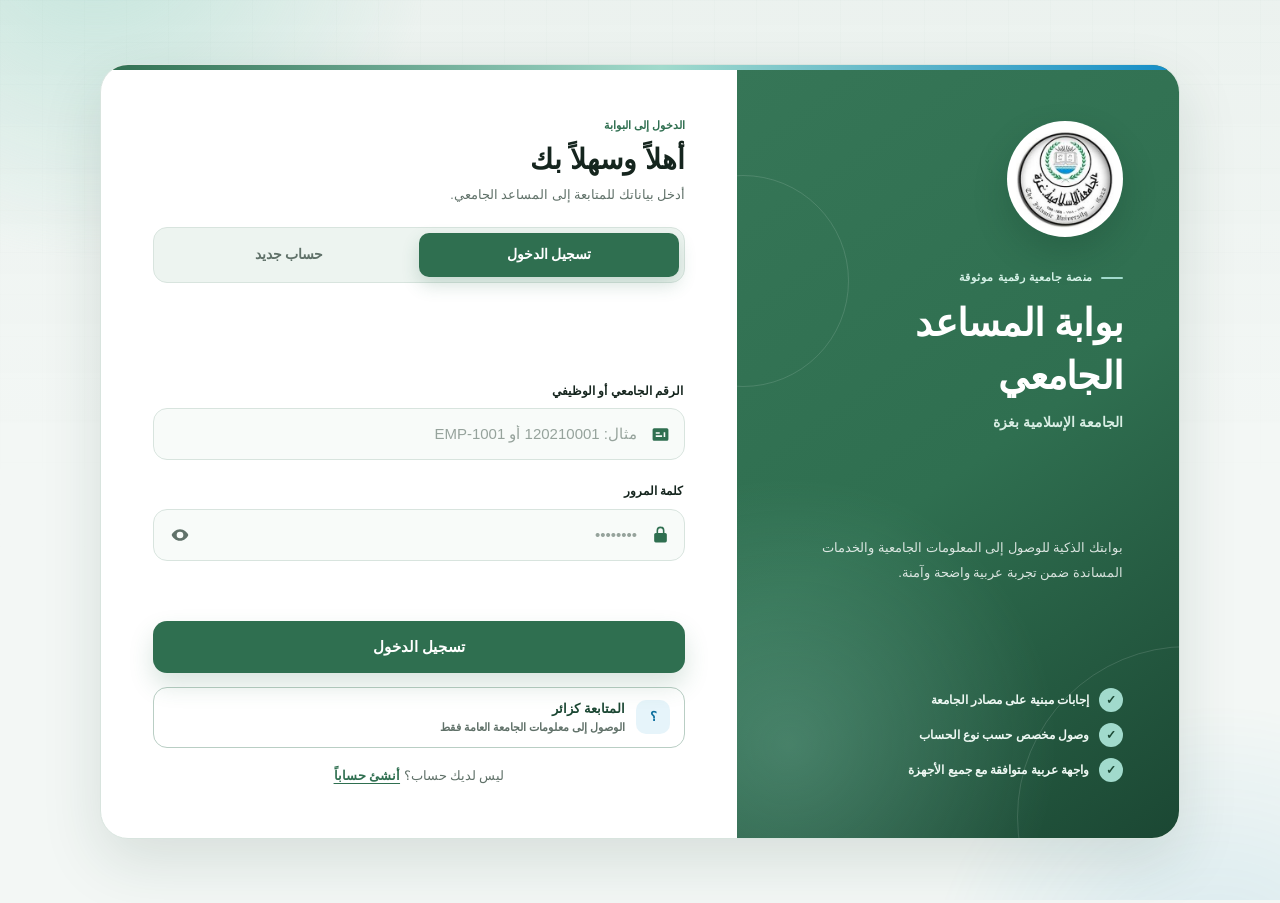
<file: frontend/index.html>
<!doctype html>
<html lang="ar" dir="rtl">
<head>
  <meta charset="utf-8" />
  <meta name="viewport" content="width=device-width, initial-scale=1, viewport-fit=cover" />
  <meta name="theme-color" content="#2f6f50" />
  <meta name="description" content="بوابة المساعد الجامعي للجامعة الإسلامية بغزة" />
  <title>بوابة المساعد الجامعي — الجامعة الإسلامية بغزة</title>
  <link rel="icon" type="image/png" href="assets/iug-logo.png" />
  <link rel="stylesheet" href="styles.css?v=10" />
</head>
<body>
  <a class="skip-link" href="#main-content">تخطي إلى المحتوى الرئيسي</a>

  <div class="aura" aria-hidden="true">
    <span class="glow glow--green"></span>
    <span class="glow glow--blue"></span>
  </div>

  <main class="stage" id="main-content" tabindex="-1">
    <section class="card" id="card" aria-labelledby="authTitle">
      <aside class="brand-panel" aria-label="الجامعة الإسلامية بغزة">
        <header class="brand reveal" style="--i:0">
          <span class="brand__logo-wrap">
            <img
              class="brand__logo"
              src="assets/iug-logo.png"
              alt="شعار الجامعة الإسلامية بغزة"
              width="233"
              height="233"
            />
          </span>
          <p class="brand__eyebrow">منصة جامعية رقمية موثوقة</p>
          <h1 class="brand__title" id="authTitle">بوابة المساعد الجامعي</h1>
          <p class="brand__sub">الجامعة الإسلامية بغزة</p>
        </header>

        <p class="brand__intro">
          بوابتك الذكية للوصول إلى المعلومات الجامعية والخدمات المساندة ضمن تجربة عربية واضحة وآمنة.
        </p>

        <ul class="brand__highlights" aria-label="مزايا البوابة">
          <li>إجابات مبنية على مصادر الجامعة</li>
          <li>وصول مخصص حسب نوع الحساب</li>
          <li>واجهة عربية متوافقة مع جميع الأجهزة</li>
        </ul>
      </aside>

      <section class="auth-panel" aria-labelledby="authPanelTitle">
        <header class="auth-head reveal" style="--i:0">
          <p class="auth-head__eyebrow">الدخول إلى البوابة</p>
          <h2 id="authPanelTitle">أهلاً وسهلاً بك</h2>
          <p>أدخل بياناتك للمتابعة إلى المساعد الجامعي.</p>
        </header>

        <div class="switch reveal" style="--i:1" role="tablist" aria-label="نوع الدخول">
          <span class="switch__thumb" id="thumb" aria-hidden="true"></span>
          <button
            class="switch__opt is-active"
            id="loginTab"
            data-mode="login"
            type="button"
            role="tab"
            aria-selected="true"
            aria-controls="authForm"
          >تسجيل الدخول</button>
          <button
            class="switch__opt"
            id="registerTab"
            data-mode="register"
            type="button"
            role="tab"
            aria-selected="false"
            aria-controls="authForm"
            tabindex="-1"
          >حساب جديد</button>
        </div>

        <form class="form" id="authForm" novalidate>
          <p class="demo-note only-register" id="registerNote" aria-hidden="true" inert>
            بيانات أكاديمية تجريبية يضيفها الطالب لاختبار البوت، وليست سجلاً رسمياً من الجامعة.
          </p>

          <div class="field only-register" data-role="name" aria-hidden="true" inert>
            <label class="field__label" for="name">الاسم</label>
            <div class="field__box">
              <svg class="field__icon" viewBox="0 0 24 24" aria-hidden="true" focusable="false"><path d="M12 12a5 5 0 1 0 0-10 5 5 0 0 0 0 10Zm0 2c-5 0-9 2.7-9 6v1h18v-1c0-3.3-4-6-9-6Z"/></svg>
              <input
                id="name"
                name="name"
                type="text"
                autocomplete="name"
                placeholder="اكتب اسمك الكامل"
                aria-describedby="nameError"
              />
            </div>
            <span class="field__err" id="nameError" data-err="name" aria-live="polite"></span>
          </div>

          <div class="field only-register" data-role="major" aria-hidden="true" inert>
            <label class="field__label" for="major">التخصص</label>
            <div class="field__box">
              <svg class="field__icon" viewBox="0 0 24 24" aria-hidden="true" focusable="false"><path d="M12 3 1 9l11 6 9-4.9V17h2V9L12 3Zm-7 9.2V17c0 2 3.1 4 7 4s7-2 7-4v-4.8L12 16l-7-3.8Z"/></svg>
              <input
                id="major"
                name="major"
                type="text"
                autocomplete="organization-title"
                placeholder="مثال: هندسة الحاسوب"
                maxlength="120"
                aria-describedby="majorError"
              />
            </div>
            <span class="field__err" id="majorError" data-err="major" aria-live="polite"></span>
          </div>

          <div class="register-grid only-register" aria-hidden="true" inert>
            <div class="field" data-role="gpa">
              <label class="field__label" for="gpa">المعدل من 100</label>
              <div class="field__box">
                <input
                  id="gpa"
                  name="gpa"
                  type="number"
                  inputmode="decimal"
                  min="0"
                  max="100"
                  step="0.01"
                  placeholder="مثال: 83.5"
                  aria-describedby="gpaError"
                />
              </div>
              <span class="field__err" id="gpaError" data-err="gpa" aria-live="polite"></span>
            </div>

            <div class="field" data-role="rank">
              <label class="field__label" for="rank">الترتيب على الدفعة</label>
              <div class="field__box">
                <input
                  id="rank"
                  name="rank"
                  type="number"
                  inputmode="numeric"
                  min="1"
                  step="1"
                  placeholder="مثال: 12"
                  aria-describedby="rankError"
                />
              </div>
              <span class="field__err" id="rankError" data-err="rank" aria-live="polite"></span>
            </div>
          </div>

          <div class="field only-register" data-role="academic_status" aria-hidden="true" inert>
            <label class="field__label" for="academic_status">الحالة الأكاديمية</label>
            <div class="field__box">
              <select id="academic_status" name="academic_status" aria-describedby="academicStatusError">
                <option value="">اختر الحالة</option>
                <option value="regular">منتظم</option>
                <option value="excellent">ممتاز</option>
                <option value="good">جيد</option>
                <option value="at_risk">متعثر (في خطر أكاديمي)</option>
                <option value="probation">تحت إنذار أكاديمي</option>
                <option value="graduated">متخرج</option>
              </select>
            </div>
            <span class="field__err" id="academicStatusError" data-err="academic_status" aria-live="polite"></span>
          </div>

          <div class="field" data-role="student_id">
            <label class="field__label" for="student_id" id="identifierLabel">الرقم الجامعي أو الوظيفي</label>
            <div class="field__box">
              <svg class="field__icon" viewBox="0 0 24 24" aria-hidden="true" focusable="false"><path d="M4 4h16a2 2 0 0 1 2 2v12a2 2 0 0 1-2 2H4a2 2 0 0 1-2-2V6a2 2 0 0 1 2-2Zm2 5v2h5V9H6Zm0 4v2h8v-2H6Zm10-4v6h2V9h-2Z"/></svg>
              <input
                id="student_id"
                name="student_id"
                type="text"
                autocomplete="username"
                placeholder="مثال: 120210001 أو EMP-1001"
                maxlength="40"
                aria-describedby="studentIdError"
              />
            </div>
            <span class="field__err" id="studentIdError" data-err="student_id" aria-live="polite"></span>
          </div>

          <div class="field" data-role="password">
            <label class="field__label" for="password">كلمة المرور</label>
            <div class="field__box">
              <svg class="field__icon" viewBox="0 0 24 24" aria-hidden="true" focusable="false"><path d="M12 2a5 5 0 0 0-5 5v3H6a2 2 0 0 0-2 2v8a2 2 0 0 0 2 2h12a2 2 0 0 0 2-2v-8a2 2 0 0 0-2-2h-1V7a5 5 0 0 0-5-5Zm-3 8V7a3 3 0 0 1 6 0v3H9Z"/></svg>
              <input
                id="password"
                name="password"
                type="password"
                autocomplete="current-password"
                placeholder="••••••••"
                maxlength="128"
                aria-describedby="passwordError"
              />
              <button type="button" class="field__eye" id="eye" aria-label="إظهار كلمة المرور">
                <svg viewBox="0 0 24 24" aria-hidden="true" focusable="false"><path d="M12 5c-5 0-9 4-10 7 1 3 5 7 10 7s9-4 10-7c-1-3-5-7-10-7Zm0 11a4 4 0 1 1 0-8 4 4 0 0 1 0 8Z"/></svg>
              </button>
            </div>
            <span class="field__err" id="passwordError" data-err="password" aria-live="polite"></span>
          </div>

          <p class="form__msg" id="formMsg" role="status" aria-live="polite" aria-atomic="true"></p>

          <button class="submit" id="submit" type="submit">
            <span class="submit__label">تسجيل الدخول</span>
            <span class="submit__spinner" aria-hidden="true"></span>
            <svg class="submit__check" viewBox="0 0 24 24" aria-hidden="true" focusable="false"><path d="M20 6 9 17l-5-5"/></svg>
          </button>
        </form>

        <button class="guest-entry" id="guestEntry" type="button">
          <span class="guest-entry__icon" aria-hidden="true">؟</span>
          المتابعة كزائر
          <small>الوصول إلى معلومات الجامعة العامة فقط</small>
        </button>

        <p class="foot">
          <span data-foot="login">ليس لديك حساب؟ <a href="#" data-goto="register">أنشئ حساباً</a></span>
          <span data-foot="register" hidden>لديك حساب بالفعل؟ <a href="#" data-goto="login">سجّل الدخول</a></span>
        </p>
      </section>
    </section>
  </main>

  <script src="app.js?v=10"></script>
</body>
</html>
</file>
<file: frontend/styles.css>
/* ============================================================
   Islamic University of Gaza — shared visual identity
   Source palette sampled from the supplied university logo:
   green #307050, blue #138DC7, mint #A1DACC.
   ============================================================ */
:root {
  color-scheme: light;
  --brand-green-source: #307050;
  --brand-green: #2f6f50;
  --brand-green-hover: #255d43;
  --brand-green-active: #1b4733;
  --brand-blue-source: #138dc7;
  --brand-blue: #0d6f9d;
  --brand-blue-soft: #e6f4fa;
  --brand-mint-source: #a1dacc;
  --brand-mint: #dff3ec;
  --brand-mint-soft: #f0f9f5;

  --background: #f3f7f5;
  --surface: #ffffff;
  --surface-subtle: #f8fbf9;
  --surface-strong: #edf4f0;
  --text: #15251e;
  --text-muted: #607169;
  --text-soft: #819088;
  --border: #d8e4de;
  --border-strong: #b9cec4;
  --focus: #0d73a4;
  --success: #157347;
  --success-soft: #e5f5ec;
  --warning: #9a5b00;
  --warning-soft: #fff4d9;
  --danger: #b42318;
  --danger-soft: #fdecea;

  --radius-xl: 28px;
  --radius-lg: 20px;
  --radius-md: 14px;
  --radius-sm: 10px;
  --shadow-sm: 0 8px 24px rgba(28, 72, 51, 0.07);
  --shadow-md: 0 22px 60px rgba(25, 63, 46, 0.13);
  --shadow-focus: 0 0 0 4px rgba(19, 141, 199, 0.18);
  --ease: cubic-bezier(.22, .61, .36, 1);
  --font: "Noto Kufi Arabic", "Tajawal", "Cairo", "Segoe UI", Tahoma, Arial, sans-serif;

  /* Legacy aliases retained for shared components. */
  --gold: var(--brand-green);
  --gold-hi: var(--brand-mint-source);
  --gold-lo: var(--brand-green-active);
  --cream: var(--text);
  --cream-dim: var(--text-muted);
  --line: var(--border);
  --line-strong: var(--border-strong);
  --glass: rgba(255, 255, 255, .92);
  --glass-2: #ffffff;
  --ok: var(--success);
  --field-radius: var(--radius-md);
}

* {
  box-sizing: border-box;
  margin: 0;
  padding: 0;
  -webkit-tap-highlight-color: transparent;
}

html {
  min-height: 100%;
  background: var(--background);
  scroll-behavior: smooth;
}

body {
  min-height: 100%;
  min-height: 100dvh;
  display: flex;
  overflow-x: hidden;
  color: var(--text);
  background:
    linear-gradient(180deg, rgba(47, 111, 80, .035), transparent 28rem),
    var(--background);
  font-family: var(--font);
  line-height: 1.6;
}

button,
input,
select,
textarea {
  font: inherit;
}

button,
a {
  -webkit-tap-highlight-color: transparent;
}

button:focus-visible,
a:focus-visible,
input:focus-visible,
select:focus-visible,
textarea:focus-visible,
[tabindex]:focus-visible {
  outline: 3px solid var(--focus);
  outline-offset: 3px;
}

[hidden] {
  display: none !important;
}

.sr-only {
  position: absolute !important;
  width: 1px !important;
  height: 1px !important;
  padding: 0 !important;
  margin: -1px !important;
  overflow: hidden !important;
  clip: rect(0, 0, 0, 0) !important;
  white-space: nowrap !important;
  border: 0 !important;
}

.skip-link {
  position: fixed;
  z-index: 1000;
  inset-block-start: 12px;
  inset-inline-start: 12px;
  padding: 10px 16px;
  color: #fff;
  background: var(--brand-green-active);
  border-radius: var(--radius-sm);
  text-decoration: none;
  font-size: 13px;
  font-weight: 800;
  transform: translateY(-160%);
  transition: transform .2s ease;
}

.skip-link:focus {
  transform: none;
}

/* ---------- Quiet institutional background ---------- */
.aura {
  position: fixed;
  inset: 0;
  z-index: 0;
  pointer-events: none;
  overflow: hidden;
}

.aura::after {
  content: "";
  position: absolute;
  inset: 0;
  opacity: .38;
  background-image:
    linear-gradient(rgba(47, 111, 80, .035) 1px, transparent 1px),
    linear-gradient(90deg, rgba(47, 111, 80, .035) 1px, transparent 1px);
  background-size: 42px 42px;
  mask-image: linear-gradient(to bottom, #000, transparent 72%);
}

.glow {
  position: absolute;
  border-radius: 50%;
  filter: blur(2px);
}

.glow--green,
.glow--gold {
  width: 44rem;
  height: 44rem;
  inset-block-start: -27rem;
  inset-inline-end: -16rem;
  background: radial-gradient(circle, rgba(161, 218, 204, .55), transparent 68%);
}

.glow--blue,
.glow--soft {
  width: 38rem;
  height: 38rem;
  inset-block-end: -25rem;
  inset-inline-start: -15rem;
  background: radial-gradient(circle, rgba(19, 141, 199, .13), transparent 68%);
}

.grain {
  display: none;
}

/* ---------- Authentication shell ---------- */
.stage {
  position: relative;
  z-index: 1;
  width: 100%;
  flex: 1;
  display: flex;
  align-items: center;
  justify-content: center;
  padding: clamp(24px, 5vw, 64px);
}

.glass {
  background: rgba(255, 255, 255, .95);
  border: 1px solid rgba(185, 206, 196, .78);
  box-shadow: var(--shadow-sm);
}

.card {
  position: relative;
  width: min(1080px, 100%);
  display: grid;
  grid-template-columns: minmax(310px, .82fr) minmax(430px, 1.18fr);
  overflow: hidden;
  background: var(--surface);
  border: 1px solid var(--border);
  border-radius: var(--radius-xl);
  box-shadow: var(--shadow-md);
  animation: cardIn .65s var(--ease) both;
}

.card.mode-register {
  width: min(1160px, 100%);
}

.card::before {
  content: "";
  position: absolute;
  z-index: 3;
  inset: 0 0 auto;
  height: 5px;
  background: linear-gradient(90deg, var(--brand-green), var(--brand-mint-source) 52%, var(--brand-blue-source));
}

@keyframes cardIn {
  from { opacity: 0; transform: translateY(18px) scale(.99); }
  to { opacity: 1; transform: none; }
}

.brand-panel {
  position: relative;
  min-width: 0;
  display: flex;
  flex-direction: column;
  justify-content: space-between;
  padding: clamp(36px, 5vw, 56px);
  overflow: hidden;
  color: #fff;
  background:
    radial-gradient(circle at 12% 88%, rgba(161, 218, 204, .25), transparent 34%),
    linear-gradient(145deg, #367657, var(--brand-green) 52%, var(--brand-green-active));
}

.brand-panel::before,
.brand-panel::after {
  content: "";
  position: absolute;
  border: 1px solid rgba(255, 255, 255, .13);
  border-radius: 50%;
}

.brand-panel::before {
  width: 340px;
  height: 340px;
  inset-inline-start: -180px;
  inset-block-end: -150px;
}

.brand-panel::after {
  width: 210px;
  height: 210px;
  inset-inline-end: -100px;
  inset-block-start: 110px;
}

.brand {
  position: relative;
  z-index: 1;
  text-align: start;
}

.brand__logo-wrap {
  width: 116px;
  height: 116px;
  display: grid;
  place-items: center;
  margin-block-end: 24px;
  padding: 8px;
  overflow: hidden;
  background: #fff;
  border: 1px solid rgba(255, 255, 255, .7);
  border-radius: 50%;
  box-shadow: 0 15px 34px rgba(15, 55, 37, .24);
}

.brand__logo {
  display: block;
  width: 100%;
  height: 100%;
  object-fit: contain;
}

.brand__eyebrow {
  display: inline-flex;
  align-items: center;
  gap: 8px;
  margin-block-end: 10px;
  color: #d8f3e9;
  font-size: 11px;
  font-weight: 800;
  letter-spacing: .05em;
}

.brand__eyebrow::before {
  content: "";
  width: 22px;
  height: 2px;
  background: var(--brand-mint-source);
  border-radius: 999px;
}

.brand__title {
  max-width: 420px;
  color: #fff;
  font-size: clamp(26px, 3vw, 38px);
  font-weight: 900;
  line-height: 1.4;
  letter-spacing: -.02em;
}

.brand__sub {
  margin-block-start: 8px;
  color: #d9eee4;
  font-size: 14px;
  font-weight: 650;
}

.brand__intro {
  position: relative;
  z-index: 1;
  max-width: 430px;
  margin-block: 32px;
  color: rgba(255, 255, 255, .82);
  font-size: 13px;
  line-height: 1.9;
}

.brand__highlights {
  position: relative;
  z-index: 1;
  display: grid;
  gap: 11px;
  list-style: none;
}

.brand__highlights li {
  display: flex;
  align-items: center;
  gap: 10px;
  color: #eef8f3;
  font-size: 12px;
  font-weight: 700;
}

.brand__highlights li::before {
  content: "✓";
  width: 24px;
  height: 24px;
  flex: 0 0 24px;
  display: grid;
  place-items: center;
  color: var(--brand-green-active);
  background: var(--brand-mint-source);
  border-radius: 50%;
  font-weight: 900;
}

.auth-panel {
  min-width: 0;
  padding: clamp(32px, 5vw, 52px);
}

.auth-head {
  margin-block-end: 22px;
}

.auth-head__eyebrow {
  margin-block-end: 5px;
  color: var(--brand-green);
  font-size: 11px;
  font-weight: 900;
}

.auth-head h2 {
  color: var(--text);
  font-size: clamp(22px, 3vw, 28px);
  line-height: 1.45;
}

.auth-head p:last-child {
  margin-block-start: 5px;
  color: var(--text-muted);
  font-size: 12.5px;
}

/* ---------- Login / register switch ---------- */
.switch {
  position: relative;
  display: grid;
  grid-template-columns: 1fr 1fr;
  padding: 5px;
  margin-block-end: 24px;
  background: var(--surface-strong);
  border: 1px solid var(--border);
  border-radius: var(--radius-md);
}

.switch__thumb {
  position: absolute;
  inset-block: 5px;
  inset-inline-start: 5px;
  width: calc(50% - 5px);
  background: var(--brand-green);
  border-radius: 10px;
  box-shadow: 0 8px 18px rgba(47, 111, 80, .2);
  transition: transform .35s var(--ease);
}

.switch.is-register .switch__thumb {
  transform: translateX(-100%);
}

.switch__opt {
  position: relative;
  z-index: 1;
  min-height: 44px;
  padding: 9px 12px;
  color: var(--text-muted);
  background: none;
  border: 0;
  border-radius: 10px;
  cursor: pointer;
  font-size: 13.5px;
  font-weight: 800;
  transition: color .25s ease;
}

.switch__opt.is-active {
  color: #fff;
}

/* ---------- Forms ---------- */
.form {
  display: flex;
  flex-direction: column;
  gap: 15px;
}

.field {
  position: relative;
  display: flex;
  flex-direction: column;
  gap: 7px;
}

.field__label {
  padding-inline-start: 2px;
  color: var(--text);
  font-size: 12px;
  font-weight: 800;
}

.field__box {
  position: relative;
  min-height: 52px;
  display: flex;
  align-items: center;
  background: var(--surface-subtle);
  border: 1.5px solid var(--border);
  border-radius: var(--field-radius);
  transition: border-color .2s ease, box-shadow .2s ease, background .2s ease;
}

.field__box:hover {
  border-color: var(--border-strong);
}

.field__box:focus-within {
  background: #fff;
  border-color: var(--focus);
  box-shadow: var(--shadow-focus);
}

.field__icon {
  width: 19px;
  height: 19px;
  margin-inline: 14px;
  flex: none;
  fill: var(--brand-green);
}

.field__box input,
.field__box select {
  width: 100%;
  min-width: 0;
  flex: 1;
  padding: 13px 0;
  color: var(--text);
  background: transparent;
  border: 0;
  outline: 0;
  font-size: 15px;
}

.field__box input::placeholder {
  color: var(--text-soft);
  opacity: .82;
}

.field__box select {
  padding-inline: 14px;
  cursor: pointer;
}

.field__box select option {
  color: var(--text);
  background: #fff;
}

.field__eye {
  width: 46px;
  height: 46px;
  display: grid;
  place-items: center;
  margin-inline-end: 3px;
  color: var(--text-muted);
  background: transparent;
  border: 0;
  border-radius: 10px;
  cursor: pointer;
}

.field__eye svg {
  width: 20px;
  height: 20px;
  fill: currentColor;
}

.field__eye:hover,
.field__eye.is-on {
  color: var(--brand-green);
  background: var(--brand-mint-soft);
}

.field__err {
  min-height: 0;
  padding-inline-start: 3px;
  color: var(--danger);
  font-size: 11.5px;
  font-weight: 700;
}

.field.has-error .field__box {
  border-color: var(--danger);
  background: var(--danger-soft);
}

.field.has-error .field__err:not(:empty) {
  min-height: 18px;
}

.only-register {
  max-height: 0;
  margin: 0;
  gap: 0;
  overflow: hidden;
  opacity: 0;
  pointer-events: none;
  transform: translateY(-4px);
  transition:
    max-height .35s var(--ease),
    opacity .25s ease,
    transform .25s ease,
    gap .25s ease;
}

.switch.is-register ~ .form .only-register,
.mode-register .only-register {
  max-height: 108px;
  gap: 7px;
  opacity: 1;
  pointer-events: auto;
  transform: none;
}

.switch.is-register ~ .form .register-grid,
.mode-register .register-grid {
  max-height: 116px;
}

.demo-note {
  padding: 0 11px;
  color: var(--text-muted);
  background: var(--brand-mint-soft);
  border: 0 solid var(--border);
  border-radius: var(--radius-sm);
  font-size: 11.5px;
  line-height: 1.8;
}

.demo-note.only-register {
  transition:
    max-height .35s var(--ease),
    opacity .25s ease,
    transform .25s ease,
    padding .25s ease,
    border-width .25s ease;
}

.switch.is-register ~ .form .demo-note.only-register,
.mode-register .demo-note.only-register {
  padding: 9px 11px;
  border-width: 1px;
}

.register-grid {
  display: grid;
  grid-template-columns: 1fr 1fr;
  gap: 12px;
}

.card.mode-register .form {
  display: grid;
  grid-template-columns: 1fr 1fr;
  align-items: start;
}

.card.mode-register .demo-note,
.card.mode-register .register-grid,
.card.mode-register [data-role="password"],
.card.mode-register .form__msg,
.card.mode-register .submit {
  grid-column: 1 / -1;
}

.card.mode-register [data-role="name"],
.card.mode-register [data-role="academic_status"] {
  grid-column: 1;
}

.card.mode-register [data-role="major"],
.card.mode-register [data-role="student_id"] {
  grid-column: 2;
}

.form__msg {
  min-height: 20px;
  color: var(--text-muted);
  font-size: 12.5px;
  font-weight: 700;
  text-align: center;
}

.form__msg.err { color: var(--danger); }
.form__msg.ok { color: var(--success); }

.submit {
  position: relative;
  width: 100%;
  min-height: 52px;
  margin-block-start: 3px;
  overflow: hidden;
  color: #fff;
  background: var(--brand-green);
  border: 0;
  border-radius: var(--radius-md);
  box-shadow: 0 12px 24px rgba(47, 111, 80, .18);
  cursor: pointer;
  font-size: 15px;
  font-weight: 900;
  transition: background .2s ease, transform .2s ease, box-shadow .2s ease;
}

.submit:hover:not(:disabled) {
  background: var(--brand-green-hover);
  box-shadow: 0 16px 30px rgba(47, 111, 80, .25);
  transform: translateY(-1px);
}

.submit:active:not(:disabled) {
  background: var(--brand-green-active);
  transform: none;
}

.submit__label {
  transition: opacity .2s ease;
}

.submit__spinner,
.submit__check {
  position: absolute;
  inset: 0;
  margin: auto;
  opacity: 0;
}

.submit__spinner {
  width: 23px;
  height: 23px;
  border: 3px solid rgba(255, 255, 255, .35);
  border-top-color: #fff;
  border-radius: 50%;
  animation: spin .7s linear infinite;
}

.submit__check {
  width: 25px;
  height: 25px;
  fill: none;
  stroke: #fff;
  stroke-width: 3;
  stroke-linecap: round;
  stroke-linejoin: round;
}

@keyframes spin { to { transform: rotate(360deg); } }

.submit.is-loading,
.submit.is-done {
  pointer-events: none;
}

.submit.is-loading .submit__label,
.submit.is-done .submit__label {
  opacity: 0;
}

.submit.is-loading .submit__spinner {
  opacity: 1;
}

.submit.is-done {
  background: var(--success);
}

.submit.is-done .submit__spinner {
  opacity: 0;
}

.submit.is-done .submit__check {
  opacity: 1;
}

.guest-entry {
  width: 100%;
  min-height: 56px;
  display: grid;
  grid-template-columns: auto 1fr;
  align-items: center;
  column-gap: 11px;
  margin-block-start: 14px;
  padding: 11px 14px;
  color: var(--brand-green-active);
  background: #fff;
  border: 1.5px solid var(--border-strong);
  border-radius: var(--radius-md);
  cursor: pointer;
  text-align: start;
  font-size: 13px;
  font-weight: 850;
  transition: border-color .2s ease, background .2s ease, transform .2s ease;
}

.guest-entry:hover {
  background: var(--brand-mint-soft);
  border-color: var(--brand-green);
  transform: translateY(-1px);
}

.guest-entry__icon {
  width: 34px;
  height: 34px;
  grid-row: 1 / 3;
  display: grid;
  place-items: center;
  color: var(--brand-blue);
  background: var(--brand-blue-soft);
  border-radius: 10px;
}

.guest-entry small {
  color: var(--text-muted);
  font-size: 10.5px;
  font-weight: 600;
}

.foot {
  margin-block-start: 18px;
  color: var(--text-muted);
  font-size: 12.5px;
  text-align: center;
}

.foot a {
  color: var(--brand-green);
  font-weight: 900;
  text-underline-offset: 3px;
}

.reveal {
  animation: reveal .55s var(--ease) both;
  animation-delay: calc(.06s + var(--i, 0) * .04s);
}

@keyframes reveal {
  from { opacity: 0; transform: translateY(9px); }
  to { opacity: 1; transform: none; }
}

@media (prefers-reduced-motion: reduce) {
  html { scroll-behavior: auto; }
  *,
  *::before,
  *::after {
    animation-duration: .001ms !important;
    animation-iteration-count: 1 !important;
    transition-duration: .001ms !important;
  }
}

@media (max-width: 900px) {
  .stage { align-items: flex-start; }

  .card,
  .card.mode-register {
    width: min(680px, 100%);
    grid-template-columns: 1fr;
  }

  .brand-panel {
    min-height: auto;
    padding: 32px;
  }

  .brand {
    display: grid;
    grid-template-columns: 82px 1fr;
    align-items: center;
    gap: 18px;
  }

  .brand__logo-wrap {
    width: 82px;
    height: 82px;
    grid-row: 1 / 4;
    margin: 0;
  }

  .brand__eyebrow { margin: 0; }
  .brand__title { font-size: 25px; }
  .brand__sub { margin: 0; }
  .brand__intro,
  .brand__highlights { display: none; }
}

@media (max-width: 620px) {
  .stage { padding: 0; }

  .card,
  .card.mode-register {
    min-height: 100dvh;
    border: 0;
    border-radius: 0;
    box-shadow: none;
  }

  .brand-panel { padding: 26px 20px 22px; }
  .brand { grid-template-columns: 68px 1fr; gap: 14px; }
  .brand__logo-wrap { width: 68px; height: 68px; padding: 5px; }
  .brand__eyebrow { font-size: 9.5px; }
  .brand__title { font-size: 20px; }
  .brand__sub { font-size: 11px; }

  .auth-panel { padding: 28px 20px 34px; }
  .auth-head { margin-block-end: 18px; }

  .card.mode-register .form {
    grid-template-columns: 1fr;
  }

  .card.mode-register .form > * {
    grid-column: 1;
  }

  .register-grid {
    grid-template-columns: 1fr;
  }

  .switch.is-register ~ .form .register-grid,
  .mode-register .register-grid {
    max-height: 224px;
  }
}
</file>
<file: frontend/portal.css>
/* ============================================================
   Employee and administration portals — IUG institutional UI.
   Shared color and spacing values come from styles.css.
   ============================================================ */
:root {
  --navy: var(--brand-green-active);
  --navy-2: var(--brand-green);
  --paper: var(--background);
  --ink: var(--text);
  --muted: var(--text-muted);
  --gold: var(--brand-green);
  --gold-soft: var(--brand-mint-soft);
  --green: var(--success);
  --red: var(--danger);
}

.portal-body {
  min-height: 100vh;
  display: block;
  overflow-x: hidden;
  overflow-y: auto;
  color: var(--ink);
  background: var(--paper);
}

.portal-body.modal-open {
  overflow: hidden;
}

.portal-shell {
  min-height: 100vh;
  display: grid;
  grid-template-columns: 270px minmax(0, 1fr);
}

/* ---------- Sidebar ---------- */
.side {
  position: sticky;
  z-index: 20;
  top: 0;
  height: 100vh;
  display: flex;
  flex-direction: column;
  padding: 24px 18px;
  overflow-y: auto;
  color: #fff;
  background:
    radial-gradient(circle at 18% 92%, rgba(161, 218, 204, .18), transparent 35%),
    linear-gradient(165deg, #377757, var(--brand-green) 48%, var(--brand-green-active));
  box-shadow: -10px 0 34px rgba(25, 70, 49, .12);
}

.side__brand {
  display: flex;
  align-items: center;
  gap: 12px;
  padding: 4px 7px 26px;
  border-bottom: 1px solid rgba(255, 255, 255, .13);
}

.side__brand-logo {
  width: 52px;
  height: 52px;
  flex: 0 0 52px;
  display: grid;
  place-items: center;
  padding: 3px;
  overflow: hidden;
  background: #fff;
  border-radius: 50%;
  box-shadow: 0 8px 20px rgba(19, 58, 39, .25);
}

.side__brand-logo img {
  width: 100%;
  height: 100%;
  display: block;
  object-fit: contain;
}

.side__brand div {
  min-width: 0;
  display: flex;
  flex-direction: column;
}

.side__brand strong {
  overflow: hidden;
  color: #fff;
  font-size: 13px;
  font-weight: 900;
  text-overflow: ellipsis;
  white-space: nowrap;
}

.side__brand small {
  margin-top: 2px;
  color: #d2eadf;
  font-size: 10.5px;
}

.side__nav {
  display: flex;
  flex-direction: column;
  gap: 7px;
  margin-top: 26px;
}

.nav-item {
  width: 100%;
  min-height: 46px;
  display: flex;
  align-items: center;
  gap: 11px;
  padding: 10px 12px;
  color: #d6e9df;
  background: transparent;
  border: 1px solid transparent;
  border-radius: 12px;
  cursor: pointer;
  text-align: start;
  font-size: 12px;
  font-weight: 800;
  transition: color .18s ease, background .18s ease, border-color .18s ease, transform .18s ease;
}

.nav-item:hover {
  color: #fff;
  background: rgba(255, 255, 255, .08);
  transform: translateX(-2px);
}

.nav-item.is-active {
  color: var(--brand-green-active);
  background: #fff;
  border-color: rgba(255, 255, 255, .7);
  box-shadow: 0 8px 20px rgba(20, 56, 39, .14);
}

.nav-icon {
  width: 22px;
  height: 22px;
  flex: 0 0 22px;
  display: grid;
  place-items: center;
  color: currentColor;
}

.nav-icon svg {
  width: 19px;
  height: 19px;
  fill: none;
  stroke: currentColor;
  stroke-width: 1.8;
  stroke-linecap: round;
  stroke-linejoin: round;
}

.side__foot {
  display: grid;
  gap: 8px;
  margin-top: auto;
  padding-top: 20px;
  border-top: 1px solid rgba(255, 255, 255, .13);
}

.side__foot a,
.side__foot button {
  width: 100%;
  min-height: 42px;
  display: grid;
  place-items: center;
  padding: 9px 11px;
  color: #e0eee7;
  background: rgba(255, 255, 255, .04);
  border: 1px solid rgba(255, 255, 255, .16);
  border-radius: 10px;
  cursor: pointer;
  text-align: center;
  text-decoration: none;
  font-size: 10.5px;
  font-weight: 800;
  transition: background .18s ease, border-color .18s ease;
}

.side__foot a:hover {
  background: rgba(255, 255, 255, .1);
  border-color: rgba(255, 255, 255, .34);
}

.side__foot button:hover {
  color: #fff;
  background: rgba(180, 35, 24, .25);
  border-color: rgba(255, 206, 201, .4);
}

.side-backdrop {
  position: fixed;
  z-index: 15;
  inset: 0;
  display: none;
  background: rgba(15, 36, 26, .48);
  border: 0;
  cursor: pointer;
}

/* ---------- Main workspace ---------- */
.workspace {
  min-width: 0;
  padding: 0 clamp(20px, 4vw, 54px) 52px;
}

.topbar {
  min-height: 94px;
  display: flex;
  align-items: center;
  gap: 16px;
  border-bottom: 1px solid var(--border);
}

.topbar > div:first-of-type {
  margin-inline-end: auto;
}

.topbar h1 {
  margin-top: 2px;
  color: var(--brand-green-active);
  font-size: clamp(20px, 2.5vw, 25px);
  line-height: 1.45;
}

.eyebrow {
  margin: 0;
  color: var(--brand-green);
  font-size: 10.5px;
  font-weight: 900;
  letter-spacing: .035em;
}

.operator {
  display: flex;
  align-items: center;
  gap: 10px;
}

.operator__avatar {
  width: 43px;
  height: 43px;
  display: grid;
  place-items: center;
  color: #fff;
  background: var(--brand-green);
  border: 3px solid var(--brand-mint);
  border-radius: 50%;
  font-weight: 900;
}

.operator div {
  display: flex;
  flex-direction: column;
}

.operator strong {
  color: var(--text);
  font-size: 12.5px;
}

.operator small {
  margin-top: 2px;
  color: var(--muted);
  direction: ltr;
  font-size: 10.5px;
}

.view {
  display: none;
  padding-top: 30px;
  animation: viewIn .3s ease both;
}

.view.is-active {
  display: block;
}

@keyframes viewIn {
  from { opacity: 0; transform: translateY(7px); }
  to { opacity: 1; transform: none; }
}

/* ---------- Dashboard content ---------- */
.hero-panel {
  position: relative;
  min-height: 194px;
  display: flex;
  align-items: center;
  justify-content: space-between;
  gap: 28px;
  padding: 36px clamp(26px, 4vw, 48px);
  overflow: hidden;
  color: #fff;
  background:
    radial-gradient(circle at 12% 100%, rgba(161, 218, 204, .27), transparent 34%),
    linear-gradient(120deg, var(--brand-green-active), var(--brand-green) 62%, #3e7f60);
  border-radius: 22px;
  box-shadow: 0 18px 42px rgba(31, 79, 56, .14);
}

.hero-panel::after {
  content: "";
  position: absolute;
  width: 250px;
  height: 250px;
  inset-inline-start: -75px;
  inset-block-start: -105px;
  border: 42px solid rgba(255, 255, 255, .075);
  border-radius: 50%;
}

.hero-panel > div,
.hero-panel > button {
  position: relative;
  z-index: 1;
}

.hero-panel .eyebrow {
  color: var(--brand-mint-source);
}

.hero-panel h2 {
  max-width: 760px;
  margin: 8px 0;
  color: #fff;
  font-size: clamp(23px, 3.2vw, 35px);
  line-height: 1.45;
}

.hero-panel p:not(.eyebrow) {
  max-width: 710px;
  margin: 0;
  color: #d9eee4;
  font-size: 13px;
  line-height: 1.9;
}

.primary,
.secondary {
  min-height: 43px;
  padding: 10px 17px;
  border-radius: 11px;
  cursor: pointer;
  white-space: nowrap;
  font-size: 12px;
  font-weight: 900;
  transition: transform .18s ease, box-shadow .2s ease, background .2s ease, opacity .2s ease;
}

.primary {
  color: #fff;
  background: var(--brand-green);
  border: 1px solid var(--brand-green);
  box-shadow: 0 10px 22px rgba(47, 111, 80, .2);
}

.hero-panel .primary {
  color: var(--brand-green-active);
  background: #fff;
  border-color: #fff;
}

.primary:hover:not(:disabled) {
  background: var(--brand-green-hover);
  border-color: var(--brand-green-hover);
  transform: translateY(-1px);
  box-shadow: 0 13px 26px rgba(47, 111, 80, .25);
}

.hero-panel .primary:hover:not(:disabled) {
  color: #fff;
  background: var(--brand-blue);
  border-color: var(--brand-blue);
}

.primary:disabled {
  opacity: .55;
  cursor: wait;
  transform: none;
}

.secondary {
  color: var(--brand-green-active);
  background: #fff;
  border: 1px solid var(--border-strong);
}

.secondary:hover {
  background: var(--brand-mint-soft);
  border-color: var(--brand-green);
  transform: translateY(-1px);
}

.stats {
  display: grid;
  grid-template-columns: repeat(4, minmax(0, 1fr));
  gap: 15px;
  margin: 20px 0;
}

.stat {
  position: relative;
  padding: 20px;
  overflow: hidden;
  background: #fff;
  border: 1px solid var(--border);
  border-radius: 17px;
  box-shadow: var(--shadow-sm);
}

.stat::before {
  content: "";
  position: absolute;
  inset: 0 0 auto;
  height: 3px;
  background: linear-gradient(90deg, var(--brand-green), var(--brand-blue-source));
}

.stat span {
  display: block;
  color: var(--muted);
  font-size: 11.5px;
  font-weight: 750;
}

.stat strong {
  display: block;
  margin: 7px 0 3px;
  color: var(--brand-green-active);
  font-size: 30px;
  line-height: 1.25;
}

.stat small {
  color: var(--text-soft);
  font-size: 10.5px;
}

.panel {
  min-width: 0;
  overflow: hidden;
  background: #fff;
  border: 1px solid var(--border);
  border-radius: 18px;
  box-shadow: var(--shadow-sm);
}

.panel__head,
.section-head {
  display: flex;
  align-items: center;
  justify-content: space-between;
  gap: 20px;
}

.panel__head {
  padding: 20px 22px;
  border-bottom: 1px solid var(--border);
}

.panel h3,
.section-head h2 {
  margin-top: 3px;
  color: var(--brand-green-active);
}

.text-btn {
  padding: 6px;
  color: var(--brand-green);
  background: transparent;
  border: 0;
  border-radius: 8px;
  cursor: pointer;
  font-size: 11.5px;
  font-weight: 900;
}

.text-btn:hover {
  background: var(--brand-mint-soft);
}

.section-head {
  margin-bottom: 20px;
}

.section-head h2 {
  font-size: clamp(23px, 3vw, 28px);
}

.section-head p:not(.eyebrow) {
  max-width: 760px;
  margin-top: 6px;
  color: var(--muted);
  font-size: 12.5px;
  line-height: 1.8;
}

.activity {
  display: grid;
}

.activity__item {
  display: flex;
  align-items: center;
  gap: 13px;
  padding: 14px 21px;
  border-bottom: 1px solid var(--border);
}

.activity__item:last-child { border-bottom: 0; }

.activity__icon,
.file-icon {
  width: 38px;
  height: 38px;
  flex: 0 0 38px;
  display: grid;
  place-items: center;
  color: var(--brand-green);
  background: var(--brand-mint-soft);
  border-radius: 11px;
  font-size: 10px;
  font-weight: 900;
}

.activity__item div {
  min-width: 0;
  flex: 1;
  display: flex;
  flex-direction: column;
}

.activity__item strong { font-size: 12.5px; }
.activity__item small {
  margin-top: 2px;
  color: var(--muted);
  font-size: 10.5px;
}
.activity__item time {
  color: var(--text-soft);
  font-size: 10px;
}

/* ---------- Filters and tables ---------- */
.table-panel {
  width: 100%;
  min-width: 0;
}

.filters {
  min-height: 65px;
  display: flex;
  align-items: center;
  gap: 9px;
  padding: 11px 17px;
  color: var(--muted);
  border-bottom: 1px solid var(--border);
  font-size: 10.5px;
}

.filters input {
  width: min(360px, 100%);
  min-width: 0;
  min-height: 42px;
  padding: 9px 12px;
  color: var(--ink);
  background: var(--surface-subtle);
  border: 1px solid var(--border);
  border-radius: 10px;
  outline: 0;
  font-size: 12px;
}

.filters input:focus {
  background: #fff;
  border-color: var(--focus);
  box-shadow: var(--shadow-focus);
}

.live-dot {
  width: 7px;
  height: 7px;
  margin-inline-start: auto;
  background: var(--success);
  border-radius: 50%;
  box-shadow: 0 0 0 4px rgba(21, 115, 71, .1);
}

.table-wrap {
  width: 100%;
  overflow-x: auto;
  overscroll-behavior-inline: contain;
}

.table-wrap table {
  width: 100%;
  min-width: 760px;
  border-collapse: collapse;
}

.table-wrap th {
  padding: 12px 15px;
  color: var(--text-muted);
  background: var(--surface-subtle);
  border-bottom: 1px solid var(--border);
  text-align: start;
  font-size: 10.5px;
  font-weight: 900;
  white-space: nowrap;
}

.table-wrap td {
  padding: 14px 15px;
  border-bottom: 1px solid #e9f0ec;
  font-size: 11.5px;
  vertical-align: middle;
}

.table-wrap tbody tr:hover {
  background: var(--brand-mint-soft);
}

.table-wrap tbody tr:last-child td {
  border-bottom: 0;
}

.cell-title {
  display: flex;
  align-items: center;
  gap: 10px;
}

.cell-title div {
  min-width: 0;
  display: flex;
  flex-direction: column;
}

.cell-title strong {
  overflow: hidden;
  max-width: 230px;
  text-overflow: ellipsis;
  white-space: nowrap;
}

.cell-title small {
  margin-top: 2px;
  color: var(--muted);
  direction: ltr;
  font-size: 10px;
  text-align: start;
}

.badge {
  display: inline-flex;
  align-items: center;
  gap: 5px;
  padding: 5px 9px;
  color: #4f6258;
  background: var(--surface-strong);
  border-radius: 999px;
  font-size: 10px;
  font-weight: 850;
  white-space: nowrap;
}

.badge--ok {
  color: var(--success);
  background: var(--success-soft);
}

.badge--warn {
  color: var(--warning);
  background: var(--warning-soft);
}

.badge--off {
  color: var(--danger);
  background: var(--danger-soft);
}

.roles,
.actions {
  display: flex;
  flex-wrap: wrap;
  gap: 5px;
}

.role-dot {
  padding: 4px 7px;
  color: #52675c;
  background: var(--surface-strong);
  border-radius: 6px;
  font-size: 9px;
  font-weight: 850;
}

.action {
  min-height: 31px;
  padding: 5px 8px;
  color: var(--brand-green-active);
  background: #fff;
  border: 1px solid var(--border);
  border-radius: 8px;
  cursor: pointer;
  font-size: 9.5px;
  font-weight: 850;
}

.action:hover {
  color: var(--brand-green);
  background: var(--brand-mint-soft);
  border-color: var(--brand-green);
}

.action.danger {
  color: var(--danger);
  border-color: #e8bbb7;
}

.action.danger:hover {
  background: var(--danger-soft);
  border-color: var(--danger);
}

.empty {
  padding: 40px !important;
  color: var(--muted);
  text-align: center;
}

/* ---------- Dialogs and forms ---------- */
.modal {
  position: fixed;
  z-index: 50;
  inset: 0;
  display: grid;
  place-items: center;
  padding: 20px;
  visibility: hidden;
  opacity: 0;
  background: rgba(15, 42, 29, .6);
  backdrop-filter: blur(5px);
  transition: opacity .2s ease, visibility .2s ease;
}

.modal.is-open {
  visibility: visible;
  opacity: 1;
}

.modal__card {
  position: relative;
  width: min(620px, 100%);
  max-height: calc(100vh - 40px);
  max-height: calc(100dvh - 40px);
  overflow: auto;
  padding: 28px;
  color: var(--ink);
  background: #fff;
  border: 1px solid var(--border);
  border-radius: 20px;
  box-shadow: 0 30px 80px rgba(12, 39, 25, .28);
  transform: translateY(10px) scale(.99);
  transition: transform .22s ease;
}

.modal.is-open .modal__card {
  transform: none;
}

.modal__card h2 {
  margin: 4px 0 20px;
  color: var(--brand-green-active);
}

.modal__close {
  position: absolute;
  inset-block-start: 14px;
  inset-inline-end: 15px;
  width: 37px;
  height: 37px;
  display: grid;
  place-items: center;
  color: var(--muted);
  background: var(--surface-strong);
  border: 0;
  border-radius: 10px;
  cursor: pointer;
  font-size: 23px;
  line-height: 1;
}

.modal__close:hover {
  color: var(--danger);
  background: var(--danger-soft);
}

.portal-form {
  display: grid;
  gap: 14px;
}

.portal-form label,
.portal-form fieldset {
  display: grid;
  gap: 7px;
  color: #42574c;
  font-size: 10.5px;
  font-weight: 850;
}

.portal-form input,
.portal-form select,
.portal-form textarea {
  width: 100%;
  min-height: 43px;
  padding: 9px 11px;
  color: var(--ink);
  background: var(--surface-subtle);
  border: 1px solid var(--border);
  border-radius: 10px;
  outline: 0;
  font-size: 12px;
  line-height: 1.6;
}

.portal-form textarea {
  direction: ltr;
  min-height: 160px;
  resize: vertical;
  text-align: left;
  font-family: Consolas, "Courier New", monospace;
}

.portal-form input:focus,
.portal-form select:focus,
.portal-form textarea:focus {
  background: #fff;
  border-color: var(--focus);
  box-shadow: var(--shadow-focus);
}

.portal-form fieldset {
  padding: 12px;
  border: 1px solid var(--border);
  border-radius: 12px;
}

.checks {
  display: flex;
  flex-wrap: wrap;
  gap: 9px 18px;
}

.checks label {
  display: flex;
  grid-auto-flow: column;
  align-items: center;
  gap: 6px;
}

.checks input,
.check-inline input {
  width: auto;
  min-height: auto;
  accent-color: var(--brand-green);
}

.checks label:has(input:disabled) {
  opacity: .42;
}

.grid-form {
  grid-template-columns: 1fr 1fr;
}

.grid-form .wide {
  grid-column: 1 / -1;
}

.check-inline {
  display: flex !important;
  align-items: flex-start;
  gap: 8px;
  line-height: 1.7;
}

.form-note {
  min-height: 18px;
  margin: 0;
  color: var(--danger);
  font-size: 10.5px;
}

.portal-form [data-roles-hint] {
  min-height: 0;
  color: var(--warning);
}

.toast {
  position: fixed;
  z-index: 80;
  inset-inline-end: 24px;
  inset-block-end: 24px;
  max-width: min(360px, calc(100vw - 48px));
  padding: 12px 16px;
  color: #fff;
  background: var(--brand-green-active);
  border-inline-start: 4px solid var(--brand-mint-source);
  border-radius: 11px;
  box-shadow: 0 16px 36px rgba(19, 58, 39, .24);
  opacity: 0;
  pointer-events: none;
  transform: translateY(9px);
  transition: opacity .22s ease, transform .22s ease;
  font-size: 11.5px;
}

.toast.show {
  opacity: 1;
  transform: none;
}

.toast.error {
  background: var(--danger);
  border-inline-start-color: #ffc9c4;
}

.icon-btn {
  min-width: 42px;
  min-height: 42px;
  color: var(--brand-green-active);
  background: #fff;
  border: 1px solid var(--border);
  border-radius: 10px;
  cursor: pointer;
  font-size: 19px;
}

.mobile-only {
  display: none;
}

@media (max-width: 1050px) {
  .portal-shell { grid-template-columns: 230px minmax(0, 1fr); }
  .workspace { padding-inline: 24px; }
  .stats { grid-template-columns: repeat(2, minmax(0, 1fr)); }
}

@media (max-width: 780px) {
  .portal-shell { display: block; }

  .side {
    position: fixed;
    inset: 0 0 0 auto;
    width: min(280px, 84vw);
    transform: translateX(106%);
    transition: transform .25s var(--ease);
  }

  .side.is-open { transform: none; }
  .side-backdrop.is-open { display: block; }

  .workspace {
    width: 100%;
    padding-inline: 15px;
    overflow: hidden;
  }

  .view {
    width: 100%;
    min-width: 0;
  }

  .mobile-only { display: grid; place-items: center; }
  .topbar { min-height: 78px; }
  .operator div { display: none; }

  .hero-panel,
  .section-head {
    align-items: flex-start;
    flex-direction: column;
  }

  .hero-panel { padding: 28px 24px; }
  .section-head .actions { width: 100%; }
  .section-head .actions > * { flex: 1; }

  .grid-form { grid-template-columns: 1fr; }
  .grid-form > * { grid-column: 1 !important; }

  .modal { padding: 10px; }
  .modal__card {
    max-height: calc(100dvh - 20px);
    padding: 24px 20px;
  }
}

@media (max-width: 500px) {
  .stats { grid-template-columns: 1fr; }
  .hero-panel h2 { font-size: 23px; }
  .section-head h2 { font-size: 22px; }
  .topbar h1 { font-size: 18px; }
  .filters { flex-wrap: wrap; }
  .filters input { flex-basis: 100%; width: 100%; }
  .activity__item { align-items: flex-start; }
  .activity__item time { display: none; }
  .toast {
    inset-inline: 14px;
    inset-block-end: 14px;
    max-width: none;
  }
}
</file>
<file: frontend/chat.css>
/* ============================================================
   University assistant chat — uses shared IUG design tokens.
   ============================================================ */
.chat-body {
  display: block;
  background:
    radial-gradient(circle at 90% 0, rgba(161, 218, 204, .2), transparent 30rem),
    var(--background);
}

.chat {
  position: relative;
  z-index: 1;
  width: min(980px, 100%);
  height: 100dvh;
  display: flex;
  flex-direction: column;
  gap: 12px;
  margin: 0 auto;
  padding: clamp(12px, 2.4vw, 24px);
}

/* ---------- Header ---------- */
.chat__bar {
  min-height: 74px;
  display: flex;
  align-items: center;
  gap: 12px;
  padding: 10px 14px;
  background: rgba(255, 255, 255, .97);
  border-radius: var(--radius-lg);
  box-shadow: var(--shadow-sm);
  animation: cardIn .45s var(--ease) both;
}

.chat__crest {
  width: 52px;
  height: 52px;
  flex: 0 0 52px;
  display: grid;
  place-items: center;
  padding: 4px;
  overflow: hidden;
  background: #fff;
  border: 1px solid var(--border);
  border-radius: 50%;
}

.chat__crest img {
  display: block;
  width: 100%;
  height: 100%;
  object-fit: contain;
}

.chat__id {
  min-width: 0;
  display: flex;
  flex: 1;
  flex-direction: column;
  line-height: 1.45;
}

.chat__title {
  color: var(--text);
  font-size: 15px;
  font-weight: 900;
}

.chat__sub {
  max-width: 100%;
  overflow: hidden;
  color: var(--text-muted);
  font-size: 11.5px;
  text-overflow: ellipsis;
  white-space: nowrap;
}

.chat__status {
  display: inline-flex;
  align-items: center;
  gap: 6px;
  padding: 6px 9px;
  color: var(--success);
  background: var(--success-soft);
  border-radius: 999px;
  font-size: 10px;
  font-weight: 850;
}

.chat__status::before {
  content: "";
  width: 7px;
  height: 7px;
  background: var(--success);
  border-radius: 50%;
  box-shadow: 0 0 0 4px rgba(21, 115, 71, .11);
}

.chat__portal {
  min-height: 40px;
  display: inline-flex;
  align-items: center;
  padding: 8px 12px;
  color: var(--brand-green);
  background: var(--brand-mint-soft);
  border: 1px solid var(--border-strong);
  border-radius: 11px;
  text-decoration: none;
  font-size: 11.5px;
  font-weight: 850;
  transition: background .2s ease, border-color .2s ease;
}

.chat__portal:hover {
  background: var(--brand-mint);
  border-color: var(--brand-green);
}

.chat__logout {
  width: 42px;
  height: 42px;
  flex: 0 0 42px;
  display: grid;
  place-items: center;
  color: var(--text-muted);
  background: var(--surface-subtle);
  border: 1px solid var(--border);
  border-radius: 12px;
  cursor: pointer;
  transition: color .2s ease, background .2s ease, border-color .2s ease;
}

.chat__logout svg {
  width: 19px;
  height: 19px;
  fill: currentColor;
}

.chat__logout:hover {
  color: var(--danger);
  background: var(--danger-soft);
  border-color: #edb9b4;
}

/* ---------- Conversation ---------- */
.chat__scroll {
  min-height: 0;
  flex: 1;
  display: flex;
  flex-direction: column;
  gap: 15px;
  overflow-x: hidden;
  overflow-y: auto;
  padding: clamp(18px, 3vw, 30px);
  background:
    linear-gradient(rgba(255, 255, 255, .94), rgba(248, 251, 249, .96)),
    var(--surface);
  border: 1px solid var(--border);
  border-radius: var(--radius-lg);
  box-shadow: var(--shadow-sm);
  scrollbar-color: var(--border-strong) transparent;
  scrollbar-width: thin;
}

.chat__scroll::-webkit-scrollbar { width: 7px; }
.chat__scroll::-webkit-scrollbar-thumb {
  background: var(--border-strong);
  border-radius: 999px;
}

.msg {
  max-width: min(82%, 690px);
  display: flex;
  align-items: flex-end;
  gap: 10px;
}

.msg--bot { align-self: flex-start; }
.msg--me {
  align-self: flex-end;
  flex-direction: row-reverse;
}

.msg__ava {
  width: 34px;
  height: 34px;
  flex: 0 0 34px;
  display: grid;
  place-items: center;
  color: #fff;
  background: var(--brand-green);
  border: 3px solid var(--brand-mint);
  border-radius: 50%;
  font-size: 12px;
  font-weight: 900;
}

.msg__bubble {
  padding: 12px 15px;
  color: var(--text);
  background: #fff;
  border: 1px solid var(--border);
  border-radius: 17px;
  box-shadow: 0 5px 18px rgba(30, 67, 49, .05);
  font-size: 14px;
  line-height: 1.85;
  overflow-wrap: anywhere;
  white-space: pre-wrap;
  animation: pop .28s var(--ease) both;
}

.msg--bot .msg__bubble {
  border-end-start-radius: 5px;
}

.msg--me .msg__bubble {
  color: #fff;
  background: var(--brand-green);
  border-color: var(--brand-green);
  border-end-end-radius: 5px;
  font-weight: 650;
}

@keyframes pop {
  from { opacity: 0; transform: translateY(6px); }
  to { opacity: 1; transform: none; }
}

.msg--bot .msg__bubble p { margin: 0 0 8px; }
.msg--bot .msg__bubble p:last-child { margin-bottom: 0; }
.msg--bot .msg__bubble ul,
.msg--bot .msg__bubble ol {
  margin: 6px 0;
  padding-inline-start: 22px;
}
.msg--bot .msg__bubble li { margin: 4px 0; }
.msg--bot .msg__bubble strong {
  color: var(--brand-green-active);
  font-weight: 900;
}
.msg--bot .msg__bubble a {
  color: var(--brand-blue);
  text-decoration-thickness: 1.5px;
  text-underline-offset: 3px;
  overflow-wrap: anywhere;
}

.msg__typing {
  display: flex;
  gap: 5px;
  padding: 15px 17px;
}

.msg__typing span {
  width: 7px;
  height: 7px;
  background: var(--brand-green);
  border-radius: 50%;
  opacity: .55;
  animation: blink 1.1s var(--ease) infinite;
}

.msg__typing span:nth-child(2) { animation-delay: .17s; }
.msg__typing span:nth-child(3) { animation-delay: .34s; }

@keyframes blink {
  0%, 60%, 100% { transform: translateY(0); opacity: .45; }
  30% { transform: translateY(-4px); opacity: 1; }
}

.chips {
  display: flex;
  flex-wrap: wrap;
  gap: 8px;
  padding-block-start: 2px;
}

.chip {
  min-height: 39px;
  padding: 8px 13px;
  color: var(--text-muted);
  background: var(--surface-subtle);
  border: 1px solid var(--border);
  border-radius: 999px;
  cursor: pointer;
  font-size: 11.5px;
  font-weight: 700;
  transition: color .2s ease, background .2s ease, border-color .2s ease, transform .2s ease;
}

.chip:hover {
  color: var(--brand-green-active);
  background: var(--brand-mint-soft);
  border-color: var(--brand-green);
  transform: translateY(-1px);
}

/* ---------- Composer ---------- */
.composer {
  display: flex;
  align-items: center;
  gap: 9px;
  padding: 8px;
  background: rgba(255, 255, 255, .98);
  border-radius: var(--radius-lg);
  box-shadow: 0 15px 36px rgba(26, 63, 45, .1);
}

.composer input {
  min-width: 0;
  min-height: 48px;
  flex: 1;
  padding: 11px 13px;
  color: var(--text);
  background: var(--surface-subtle);
  border: 1px solid transparent;
  border-radius: 12px;
  outline: 0;
  font-size: 14px;
}

.composer input::placeholder {
  color: var(--text-soft);
}

.composer input:focus {
  background: #fff;
  border-color: var(--focus);
  box-shadow: var(--shadow-focus);
}

.composer__send {
  width: 48px;
  height: 48px;
  flex: 0 0 48px;
  display: grid;
  place-items: center;
  color: #fff;
  background: var(--brand-green);
  border: 0;
  border-radius: 13px;
  box-shadow: 0 10px 22px rgba(47, 111, 80, .2);
  cursor: pointer;
  transition: background .2s ease, transform .2s ease;
}

.composer__send svg {
  width: 20px;
  height: 20px;
  fill: currentColor;
}

.composer__send:hover:not(:disabled) {
  background: var(--brand-green-hover);
  transform: translateY(-1px);
}

.composer__send:disabled {
  opacity: .5;
  cursor: not-allowed;
}

@media (max-width: 650px) {
  .chat {
    gap: 8px;
    padding: 8px;
  }

  .chat__bar {
    min-height: 66px;
    padding: 8px 10px;
    border-radius: 15px;
  }

  .chat__crest {
    width: 46px;
    height: 46px;
    flex-basis: 46px;
  }

  .chat__status { display: none; }
  .chat__portal { padding-inline: 9px; font-size: 10.5px; }
  .chat__scroll {
    padding: 16px 12px;
    border-radius: 15px;
  }

  .msg { max-width: 94%; }
  .msg__ava { width: 29px; height: 29px; flex-basis: 29px; font-size: 10px; }
  .msg__bubble { padding: 10px 12px; font-size: 13.5px; }
  .chip { font-size: 10.5px; }
  .composer { border-radius: 15px; }
}

@media (max-width: 420px) {
  .chat__portal { display: none; }
  .chat__title { font-size: 13px; }
  .chat__sub { font-size: 10.5px; }
}
</file>
<file: frontend/employee.css>
.employee-grid {
  display: grid;
  grid-template-columns: minmax(0, 2fr) minmax(230px, .78fr);
  gap: 18px;
  margin-bottom: 18px;
}

.welcome-card {
  position: relative;
  min-height: 220px;
  padding: 30px;
  overflow: hidden;
  color: #fff;
  background:
    radial-gradient(circle at 12% 100%, rgba(161, 218, 204, .24), transparent 34%),
    linear-gradient(125deg, var(--brand-green-active), var(--brand-green) 68%, #3b7a5c);
  border-radius: 20px;
  box-shadow: 0 15px 36px rgba(35, 83, 60, .14);
}

.welcome-card::after {
  content: "";
  position: absolute;
  width: 230px;
  height: 230px;
  inset-inline-start: -80px;
  inset-block-end: -120px;
  border: 38px solid rgba(255, 255, 255, .07);
  border-radius: 50%;
}

.welcome-card .eyebrow {
  color: var(--brand-mint-source);
}

.welcome-card h2 {
  position: relative;
  margin: 7px 0;
  color: #fff;
  font-size: clamp(25px, 3vw, 31px);
}

.welcome-card > p:not(.eyebrow) {
  position: relative;
  max-width: 730px;
  color: #d9eee4;
  font-size: 12.5px;
  line-height: 1.9;
}

.permission-row {
  position: relative;
  display: flex;
  flex-wrap: wrap;
  gap: 8px;
  margin-top: 20px;
}

.permission-row span {
  padding: 7px 10px;
  color: #eff8f4;
  background: rgba(255, 255, 255, .1);
  border: 1px solid rgba(255, 255, 255, .1);
  border-radius: 999px;
  font-size: 9.5px;
  font-weight: 750;
}

.mini-profile {
  display: flex;
  flex-direction: column;
  align-items: flex-start;
  padding: 23px;
  background: #fff;
  border: 1px solid var(--border);
  border-radius: 19px;
  box-shadow: var(--shadow-sm);
}

.mini-profile__icon {
  width: 42px;
  height: 42px;
  display: grid;
  place-items: center;
  margin-bottom: 14px;
  color: var(--brand-green);
  background: var(--brand-mint-soft);
  border-radius: 12px;
}

.mini-profile__icon svg {
  width: 21px;
  height: 21px;
  fill: none;
  stroke: currentColor;
  stroke-width: 1.8;
}

.mini-profile small {
  color: var(--muted);
  font-size: 9.5px;
}

.mini-profile strong {
  margin: 3px 0 13px;
  color: var(--brand-green-active);
  font-size: 13.5px;
}

.mini-profile button {
  margin-top: auto;
}

/* ---------- Employee chat ---------- */
.employee-chat {
  min-height: 440px;
  display: flex;
  flex-direction: column;
}

.employee-chat__head {
  display: flex;
  align-items: center;
  padding: 18px 22px;
  border-bottom: 1px solid var(--border);
}

.employee-chat__head > div {
  margin-inline-end: auto;
}

.employee-chat__head h3 {
  margin-top: 3px;
  color: var(--brand-green-active);
}

.employee-chat__messages {
  max-height: 390px;
  flex: 1;
  display: flex;
  flex-direction: column;
  gap: 10px;
  overflow-y: auto;
  padding: 22px;
  background:
    linear-gradient(rgba(248, 251, 249, .92), rgba(255, 255, 255, .96)),
    #fff;
}

.emp-msg {
  max-width: 78%;
  padding: 11px 14px;
  border-radius: 14px;
  font-size: 11.5px;
  line-height: 1.8;
  overflow-wrap: anywhere;
  white-space: pre-wrap;
}

.emp-msg--bot {
  align-self: flex-start;
  color: var(--text);
  background: var(--surface-strong);
  border: 1px solid var(--border);
  border-end-start-radius: 4px;
}

.emp-msg--me {
  align-self: flex-end;
  color: #fff;
  background: var(--brand-green);
  border-end-end-radius: 4px;
  font-weight: 700;
}

.emp-msg--error {
  color: var(--danger);
  background: var(--danger-soft);
  border: 1px solid #edb9b4;
}

.employee-chips {
  display: flex;
  flex-wrap: wrap;
  gap: 7px;
  padding: 0 18px 13px;
}

.employee-chips button {
  min-height: 34px;
  padding: 6px 10px;
  color: var(--muted);
  background: #fff;
  border: 1px solid var(--border);
  border-radius: 999px;
  cursor: pointer;
  font-size: 9.5px;
  font-weight: 750;
}

.employee-chips button:hover {
  color: var(--brand-green-active);
  background: var(--brand-mint-soft);
  border-color: var(--brand-green);
}

.employee-composer {
  display: flex;
  gap: 9px;
  padding: 12px;
  border-top: 1px solid var(--border);
}

.employee-composer input {
  min-width: 0;
  min-height: 44px;
  flex: 1;
  padding: 10px 13px;
  color: var(--ink);
  background: var(--surface-subtle);
  border: 1px solid var(--border);
  border-radius: 11px;
  outline: 0;
  font-size: 12px;
}

.employee-composer input:focus {
  background: #fff;
  border-color: var(--focus);
  box-shadow: var(--shadow-focus);
}

.employee-composer button {
  min-width: 82px;
  padding: 0 19px;
  color: #fff;
  background: var(--brand-green);
  border: 0;
  border-radius: 11px;
  cursor: pointer;
  font-size: 11px;
  font-weight: 900;
}

.employee-composer button:hover:not(:disabled) {
  background: var(--brand-green-hover);
}

.employee-composer button:disabled {
  opacity: .5;
  cursor: not-allowed;
}

/* ---------- Directory and profile ---------- */
.student-filter button {
  min-height: 42px;
  padding: 9px 18px;
}

.student-name {
  display: flex;
  flex-direction: column;
}

.student-name strong {
  color: var(--brand-green-active);
}

.student-name small {
  margin-top: 2px;
  color: var(--muted);
  direction: ltr;
  text-align: start;
}

.profile-layout {
  display: grid;
  grid-template-columns: minmax(0, 1.5fr) minmax(270px, .7fr);
  gap: 18px;
}

.profile-card {
  padding: 25px;
}

.profile-card__head {
  display: flex;
  align-items: center;
  gap: 13px;
  padding-bottom: 22px;
  border-bottom: 1px solid var(--border);
}

.profile-card__head > span:first-child {
  width: 55px;
  height: 55px;
  flex: 0 0 55px;
  display: grid;
  place-items: center;
  color: #fff;
  background: var(--brand-green);
  border: 4px solid var(--brand-mint);
  border-radius: 50%;
  font-size: 19px;
  font-weight: 900;
}

.profile-card__head div {
  min-width: 0;
  flex: 1;
}

.profile-card__head h3 {
  margin: 0;
  color: var(--brand-green-active);
}

.profile-card__head small {
  color: var(--muted);
  direction: ltr;
}

.profile-card dl {
  display: grid;
  grid-template-columns: repeat(3, minmax(0, 1fr));
  gap: 12px;
  margin: 22px 0 0;
}

.profile-card dl div {
  padding: 14px;
  background: var(--surface-subtle);
  border: 1px solid var(--border);
  border-radius: 12px;
}

.profile-card dt {
  color: var(--muted);
  font-size: 9.5px;
}

.profile-card dd {
  margin: 5px 0 0;
  color: var(--brand-green-active);
  font-size: 12.5px;
  font-weight: 850;
}

.salary-card {
  position: relative;
  padding: 27px;
  overflow: hidden;
  color: #fff;
  background:
    radial-gradient(circle at 0 100%, rgba(19, 141, 199, .18), transparent 42%),
    linear-gradient(145deg, var(--brand-green), var(--brand-green-active));
  border-radius: 19px;
  box-shadow: 0 15px 34px rgba(30, 76, 53, .15);
}

.salary-card .eyebrow {
  color: var(--brand-mint-source);
}

.salary-card > span {
  display: block;
  margin-top: 28px;
  color: #d4e8de;
  font-size: 10.5px;
}

.salary-card strong {
  display: block;
  margin: 6px 0;
  color: #fff;
  font-size: clamp(25px, 3vw, 32px);
}

.salary-card small {
  display: block;
  margin-top: 25px;
  color: #c9ded3;
  font-size: 9.5px;
  line-height: 1.8;
}

@media (max-width: 920px) {
  .employee-grid,
  .profile-layout {
    grid-template-columns: 1fr;
  }

  .mini-profile { min-height: 190px; }
}

@media (max-width: 650px) {
  .welcome-card { padding: 25px 21px; }
  .permission-row span { font-size: 9px; }
  .emp-msg { max-width: 91%; }
  .employee-composer { flex-wrap: wrap; }
  .employee-composer input { flex-basis: 100%; }
  .employee-composer button { width: 100%; min-height: 43px; }
  .profile-card dl { grid-template-columns: 1fr; }
  .profile-card__head { flex-wrap: wrap; }
}

@media (max-width: 600px) {
  .student-filter { flex-wrap: wrap; }
  .student-filter input { width: 100%; flex-basis: 100%; }
  .student-filter button { width: 100%; }
}
</file>
